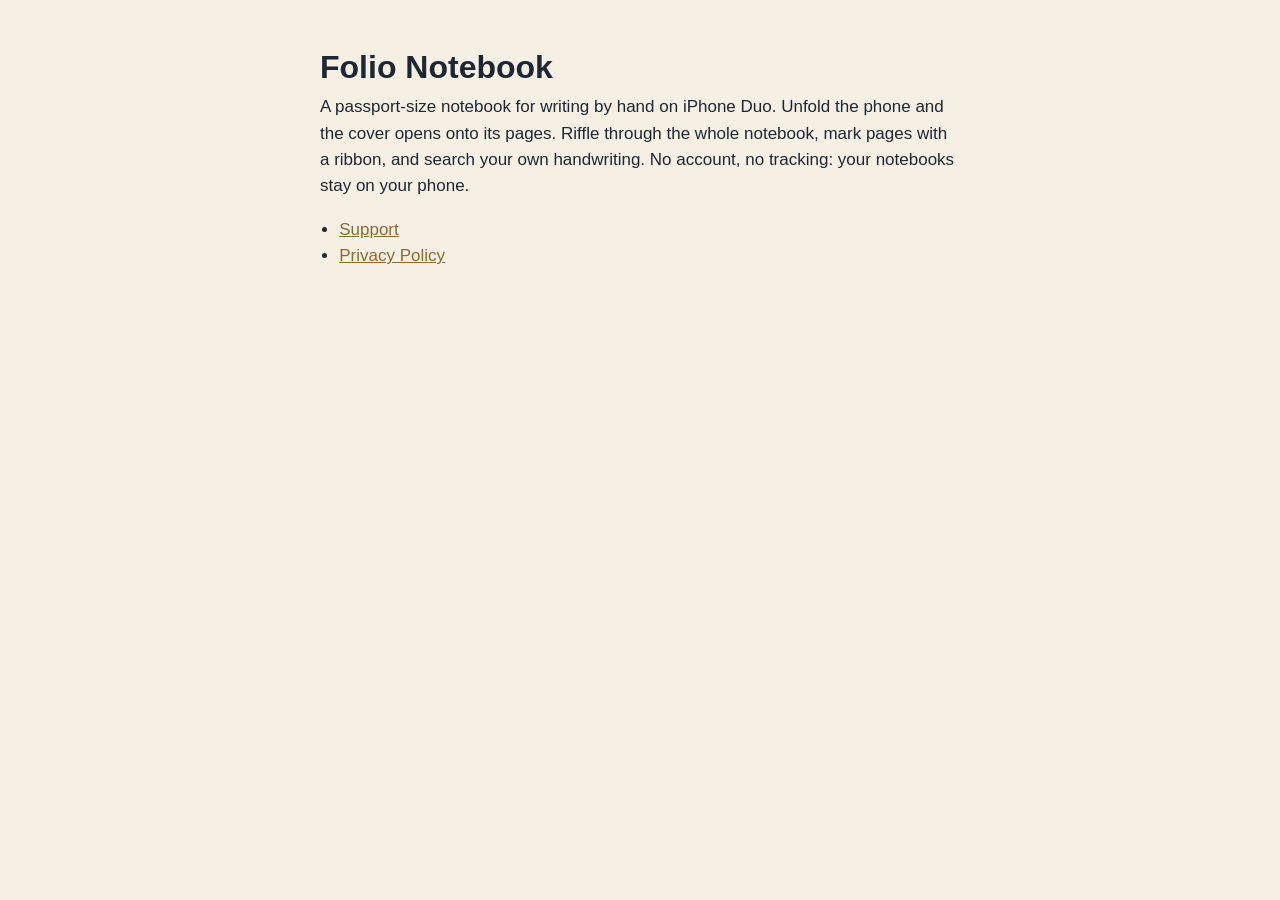
<file: index.html>
<!doctype html>
<html lang="en">
<head>
<meta charset="utf-8">
<meta name="viewport" content="width=device-width, initial-scale=1">
<title>Folio Notebook</title>
<link rel="stylesheet" href="style.css">
</head>
<body>
<main>
<h1>Folio Notebook</h1>
<p>A passport-size notebook for writing by hand on iPhone Duo. Unfold the phone and the cover opens onto its pages.
Riffle through the whole notebook, mark pages with a ribbon, and search your own handwriting. No account, no
tracking: your notebooks stay on your phone.</p>
<ul class="links">
<li><a href="support.html">Support</a></li>
<li><a href="privacy.html">Privacy Policy</a></li>
</ul>
</main>
</body>
</html>
</file>
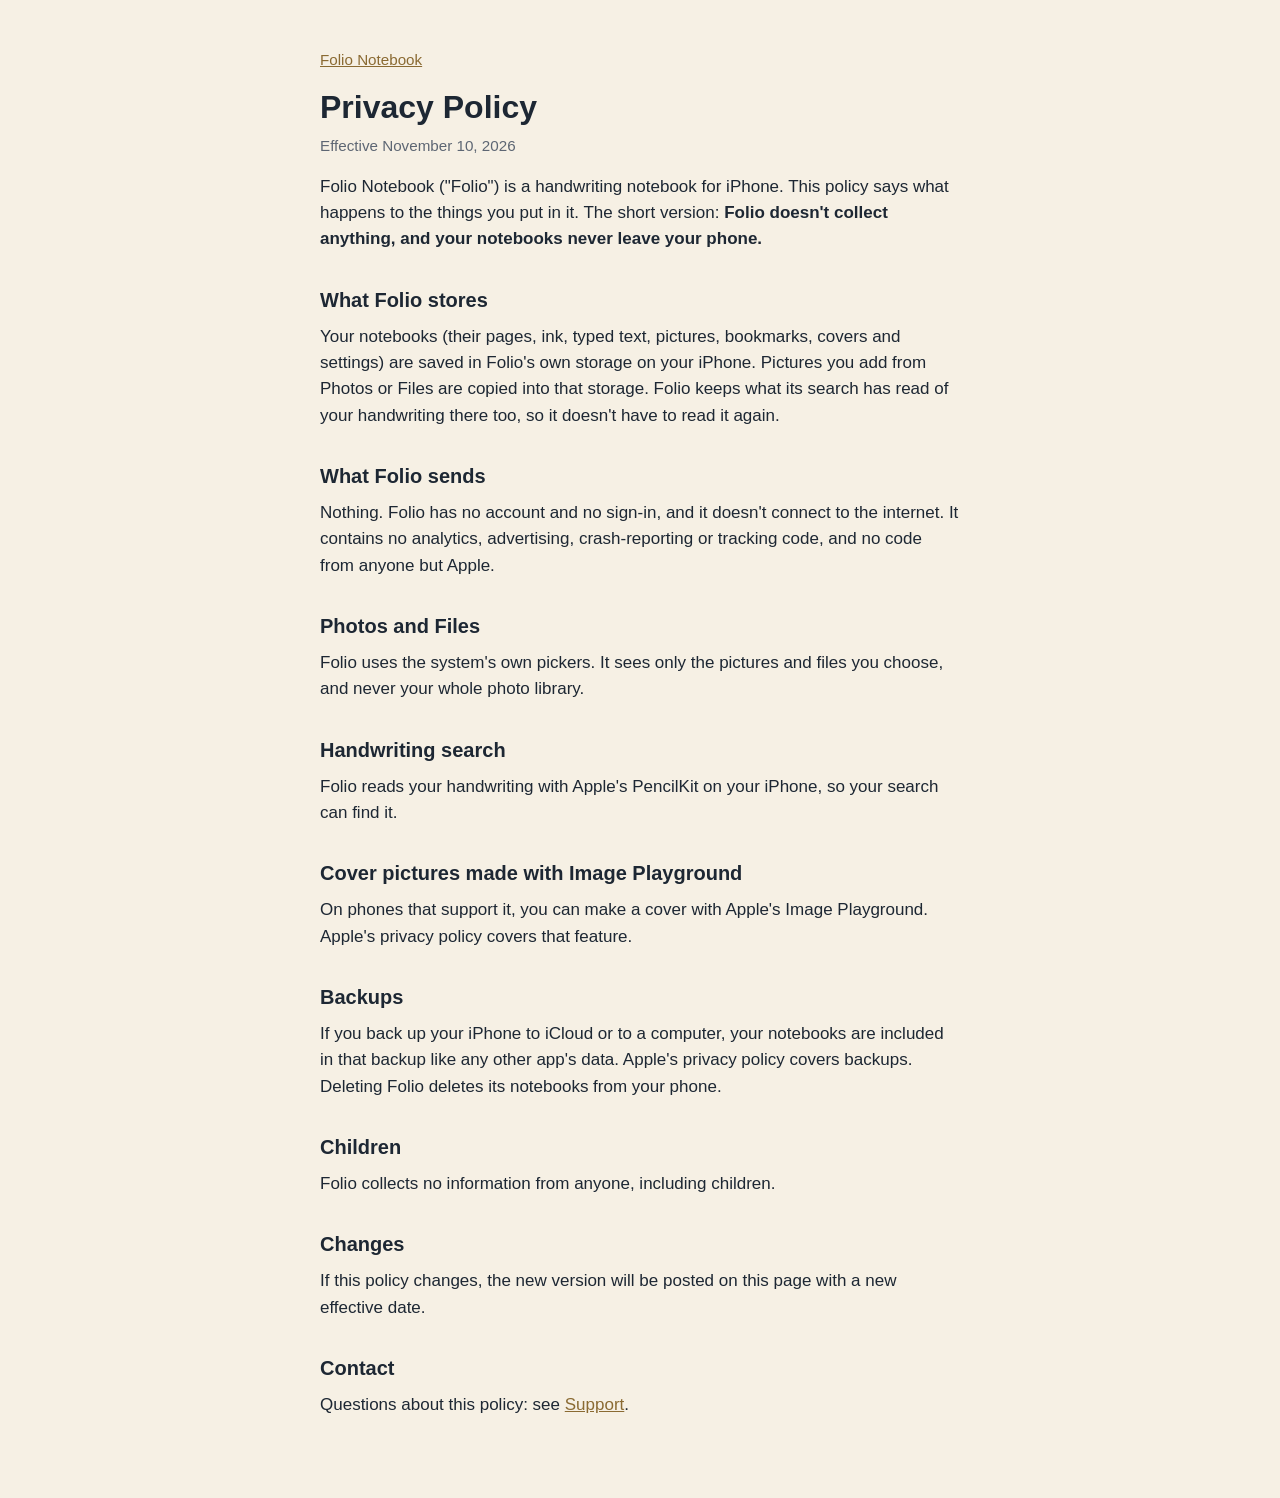
<file: privacy.html>
<!doctype html>
<html lang="en">
<head>
<meta charset="utf-8">
<meta name="viewport" content="width=device-width, initial-scale=1">
<title>Folio Privacy Policy</title>
<link rel="stylesheet" href="style.css">
</head>
<body>
<main>
<p class="back"><a href="index.html">Folio Notebook</a></p>
<h1>Privacy Policy</h1>
<p class="meta">Effective November 10, 2026</p>

<p>Folio Notebook ("Folio") is a handwriting notebook for iPhone. This policy says what happens to the things you
put in it. The short version: <strong>Folio doesn't collect anything, and your notebooks never leave your
phone.</strong></p>

<h2>What Folio stores</h2>
<p>Your notebooks (their pages, ink, typed text, pictures, bookmarks, covers and settings) are saved in Folio's own
storage on your iPhone. Pictures you add from Photos or Files are copied into that storage. Folio keeps what its
search has read of your handwriting there too, so it doesn't have to read it again.</p>

<h2>What Folio sends</h2>
<p>Nothing. Folio has no account and no sign-in, and it doesn't connect to the internet. It contains no analytics,
advertising, crash-reporting or tracking code, and no code from anyone but Apple.</p>

<h2>Photos and Files</h2>
<p>Folio uses the system's own pickers. It sees only the pictures and files you choose, and never your whole photo
library.</p>

<h2>Handwriting search</h2>
<p>Folio reads your handwriting with Apple's PencilKit on your iPhone, so your search can find it.</p>

<h2>Cover pictures made with Image Playground</h2>
<p>On phones that support it, you can make a cover with Apple's Image Playground. Apple's privacy policy covers
that feature.</p>

<h2>Backups</h2>
<p>If you back up your iPhone to iCloud or to a computer, your notebooks are included in that backup like any other
app's data. Apple's privacy policy covers backups. Deleting Folio deletes its notebooks from your phone.</p>

<h2>Children</h2>
<p>Folio collects no information from anyone, including children.</p>

<h2>Changes</h2>
<p>If this policy changes, the new version will be posted on this page with a new effective date.</p>

<h2>Contact</h2>
<p>Questions about this policy: see <a href="support.html">Support</a>.</p>
</main>
</body>
</html>
</file>
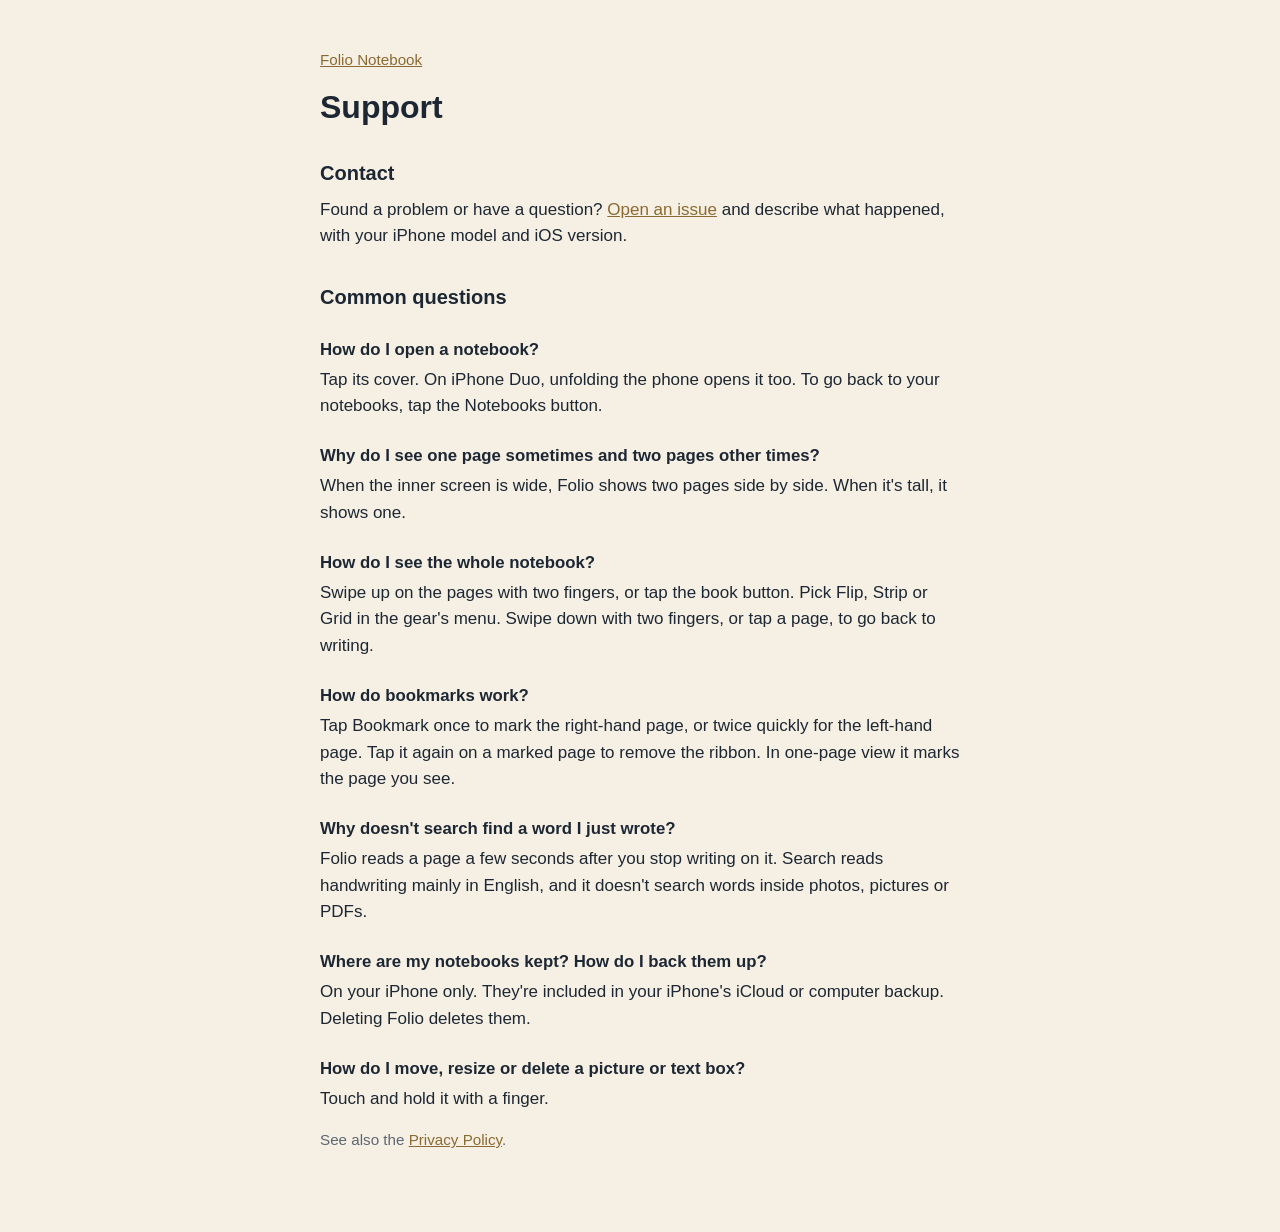
<file: support.html>
<!doctype html>
<html lang="en">
<head>
<meta charset="utf-8">
<meta name="viewport" content="width=device-width, initial-scale=1">
<title>Folio Support</title>
<link rel="stylesheet" href="style.css">
</head>
<body>
<main>
<p class="back"><a href="index.html">Folio Notebook</a></p>
<h1>Support</h1>

<h2>Contact</h2>
<p>Found a problem or have a question? <a href="https://github.com/Qifei-C/folio-notebook-support/issues">Open an
issue</a> and describe what happened, with your iPhone model and iOS version.</p>

<h2>Common questions</h2>

<h3>How do I open a notebook?</h3>
<p>Tap its cover. On iPhone Duo, unfolding the phone opens it too. To go back to your notebooks, tap the Notebooks
button.</p>

<h3>Why do I see one page sometimes and two pages other times?</h3>
<p>When the inner screen is wide, Folio shows two pages side by side. When it's tall, it shows one.</p>

<h3>How do I see the whole notebook?</h3>
<p>Swipe up on the pages with two fingers, or tap the book button. Pick Flip, Strip or Grid in the gear's menu. Swipe
down with two fingers, or tap a page, to go back to writing.</p>

<h3>How do bookmarks work?</h3>
<p>Tap Bookmark once to mark the right-hand page, or twice quickly for the left-hand page. Tap it again on a marked
page to remove the ribbon. In one-page view it marks the page you see.</p>

<h3>Why doesn't search find a word I just wrote?</h3>
<p>Folio reads a page a few seconds after you stop writing on it. Search reads handwriting mainly in English, and
it doesn't search words inside photos, pictures or PDFs.</p>

<h3>Where are my notebooks kept? How do I back them up?</h3>
<p>On your iPhone only. They're included in your iPhone's iCloud or computer backup. Deleting Folio deletes them.</p>

<h3>How do I move, resize or delete a picture or text box?</h3>
<p>Touch and hold it with a finger.</p>

<p class="meta">See also the <a href="privacy.html">Privacy Policy</a>.</p>
</main>
</body>
</html>
</file>
<file: style.css>
:root {
  color-scheme: light dark;
  --paper: #f6f0e4;
  --ink: #1d2733;
  --muted: #5d6673;
  --accent: #8a6a32;
}

@media (prefers-color-scheme: dark) {
  :root {
    --paper: #161c24;
    --ink: #ece6da;
    --muted: #a3abb6;
    --accent: #d9b97e;
  }
}

body {
  margin: 0;
  background: var(--paper);
  color: var(--ink);
  font: 17px/1.55 -apple-system, BlinkMacSystemFont, "Helvetica Neue", sans-serif;
}

main {
  max-width: 40rem;
  margin: 0 auto;
  padding: 3rem 1rem 4rem;
}

h1 { font-size: 2rem; line-height: 1.2; margin: 0 0 0.5rem; }
h2 { font-size: 1.25rem; margin: 2rem 0 0.5rem; }
h3 { font-size: 1.05rem; margin: 1.5rem 0 0.25rem; }
p { margin: 0 0 1rem; }
a { color: var(--accent); }
.meta, .back { color: var(--muted); font-size: 0.95rem; }
.links { padding-left: 1.2rem; }
</file>
